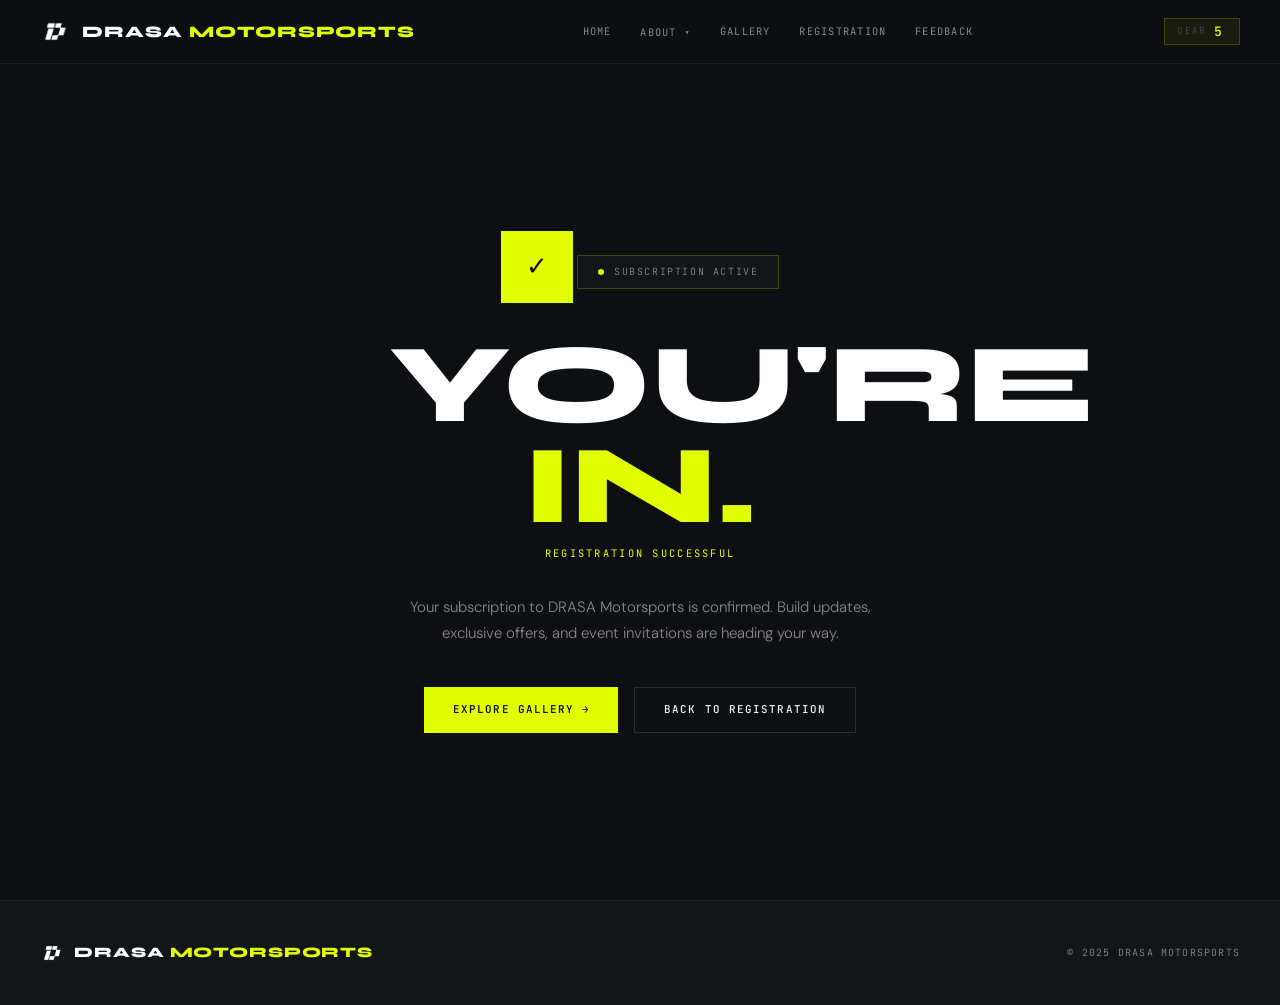
<file: Confirmation.html>
<!doctype html>
<html lang="en">
  <head>
    <meta charset="UTF-8" />
    <meta name="viewport" content="width=device-width, initial-scale=1.0" />
    <title>DRASA Motorsports — Confirmed</title>
    <link rel="icon" type="image/png" href="img/drasa.png" />
    <link rel="stylesheet" href="drasa.css" />
    <style>
      .c-badge {
        display: inline-flex;
        align-items: center;
        gap: 0.65rem;
        padding: 0.5rem 1.25rem;
        background: var(--surf);
        border: 1px solid rgba(226, 255, 0, 0.2);
        margin-bottom: 2rem;
      }
      .c-dot {
        width: 6px;
        height: 6px;
        border-radius: 50%;
        background: var(--lime);
        flex-shrink: 0;
      }
      .c-badge-txt {
        font-family: var(--f-data);
        font-size: 0.62rem;
        font-weight: 300;
        letter-spacing: 0.16em;
        text-transform: uppercase;
        color: var(--muted);
      }
    </style>
  </head>
  <body>
    <nav class="site-nav">
      <a href="Index.html" class="nav-brand"
        ><img src="img/drasa.png" alt="DRASA" class="nav-logo" /><span
          class="nav-name"
          >DRASA <span class="l">Motorsports</span></span
        ></a
      >
      <div class="nav-links">
        <a href="Index.html" class="nav-link">Home</a>
        <div class="nav-dd">
          <button class="nav-btn">About ▾</button>
          <div class="dd-panel">
            <a href="Aboutus.html" class="dd-link">About DRASA</a
            ><a href="Site.html" class="dd-link">Site Documentation</a>
          </div>
        </div>
        <a href="Gallery.html" class="nav-link">Gallery</a
        ><a href="Registration.html" class="nav-link">Registration</a
        ><a href="Feedback.html" class="nav-link">Feedback</a>
      </div>
      <div class="gear-hud">
        <span class="gear-hud-lbl">Gear</span
        ><span class="gear-hud-val">5</span>
      </div>
    </nav>
    <div class="page-wrap">
      <div class="confirm-wrap">
        <div class="confirm-box">
          <div class="confirm-ico">✓</div>
          <div class="c-badge">
            <div class="c-dot"></div>
            <span class="c-badge-txt">Subscription Active</span>
          </div>
          <h1>You're <span class="l">In.</span></h1>
          <span class="confirm-tag">Registration Successful</span>
          <p class="confirm-body">
            Your subscription to DRASA Motorsports is confirmed. Build updates,
            exclusive offers, and event invitations are heading your way.
          </p>
          <div class="confirm-acts">
            <a href="Gallery.html" class="btn btn-lime"
              >Explore Gallery <span class="arr">→</span></a
            ><a href="Registration.html" class="btn btn-ghost"
              >Back to Registration</a
            >
          </div>
        </div>
      </div>
      <footer class="site-footer">
        <div class="footer-brand">
          <img
            src="img/drasa.png"
            alt=""
            class="footer-logo"
            aria-hidden="true"
          /><span class="footer-name"
            >DRASA <span class="l">Motorsports</span></span
          >
        </div>
        <span class="footer-txt">© 2025 DRASA Motorsports</span>
      </footer>
    </div>
  </body>
</html>
</file>
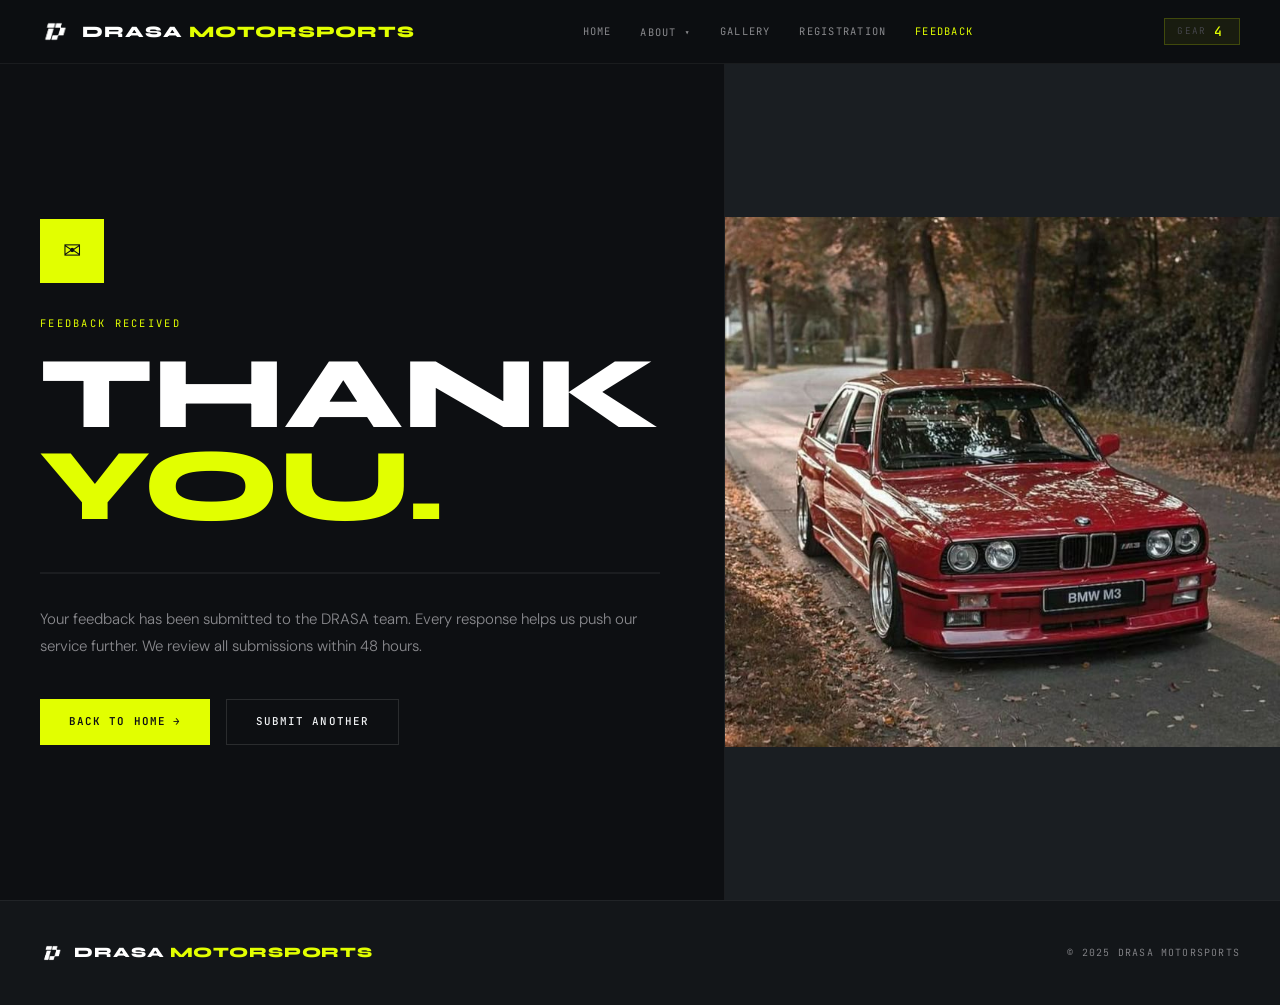
<file: FeedBack-Confirmation.html>
<!doctype html>
<html lang="en">
  <head>
    <meta charset="UTF-8" />
    <meta name="viewport" content="width=device-width, initial-scale=1.0" />
    <title>DRASA Motorsports — Feedback Received</title>
    <link rel="icon" type="image/png" href="img/drasa.png" />
    <link rel="stylesheet" href="drasa.css" />
    <style>
      .fbc-grid {
        display: grid;
        grid-template-columns: 1fr 1fr;
        min-height: calc(100vh - var(--nav-h));
      }
      .fbc-left {
        display: flex;
        flex-direction: column;
        justify-content: center;
        padding: 5rem 4rem 5rem 2.5rem;
        border-right: 1px solid var(--border);
      }
      .fbc-left h1 {
        font-family: var(--f-display);
        font-weight: 800;
        font-size: clamp(3.5rem, 8vw, 7rem);
        text-transform: uppercase;
        line-height: 0.9;
        color: var(--white);
        margin-bottom: 0.5rem;
      }
      .fbc-left h1 .l {
        color: var(--lime);
      }
      .scan-bar {
        width: 100%;
        height: 2px;
        background: var(--border);
        position: relative;
        overflow: hidden;
        margin: 2rem 0;
      }
      .scan-fill {
        position: absolute;
        top: 0;
        left: -30%;
        width: 30%;
        height: 100%;
        background: var(--lime);
        animation: scan 2.5s ease-in-out infinite;
      }
      @keyframes scan {
        from {
          left: -30%;
        }
        to {
          left: 130%;
        }
      }
      .fbc-right {
        position: relative;
        overflow: hidden;
        background: var(--raised);
        display: grid;
        place-items: center;
      }
      .fbc-right img {
        width: auto;
        height: auto;
      }
      @media (max-width: 768px) {
        .fbc-grid {
          grid-template-columns: 1fr;
        }
        .fbc-left {
          padding: 3.5rem 1.25rem;
          border-right: none;
          border-bottom: 1px solid var(--border);
        }
        .fbc-right {
          height: 300px;
        }
      }
    </style>
  </head>
  <body>
    <nav class="site-nav">
      <a href="Index.html" class="nav-brand"
        ><img src="img/drasa.png" alt="DRASA" class="nav-logo" /><span
          class="nav-name"
          >DRASA <span class="l">Motorsports</span></span
        ></a
      >
      <div class="nav-links">
        <a href="Index.html" class="nav-link">Home</a>
        <div class="nav-dd">
          <button class="nav-btn">About ▾</button>
          <div class="dd-panel">
            <a href="Aboutus.html" class="dd-link">About DRASA</a
            ><a href="Site.html" class="dd-link">Site Documentation</a>
          </div>
        </div>
        <a href="Gallery.html" class="nav-link">Gallery</a
        ><a href="Registration.html" class="nav-link">Registration</a
        ><a href="Feedback.html" class="nav-link active">Feedback</a>
      </div>
      <div class="gear-hud">
        <span class="gear-hud-lbl">Gear</span
        ><span class="gear-hud-val">4</span>
      </div>
    </nav>
    <div class="page-wrap">
      <div class="fbc-grid">
        <div class="fbc-left">
          <div
            class="confirm-ico"
            style="
              margin: 0 0 2rem;
              width: 64px;
              height: 64px;
              font-size: 1.4rem;
            "
          >
            ✉
          </div>
          <span class="confirm-tag" style="display: block; margin-bottom: 1rem"
            >Feedback Received</span
          >
          <h1>Thank<br /><span class="l">You.</span></h1>
          <div class="scan-bar"><div class="scan-fill"></div></div>
          <p class="confirm-body" style="text-align: left">
            Your feedback has been submitted to the DRASA team. Every response
            helps us push our service further. We review all submissions within
            48 hours.
          </p>
          <div class="confirm-acts" style="justify-content: flex-start">
            <a href="Index.html" class="btn btn-lime"
              >Back to Home <span class="arr">→</span></a
            ><a href="Feedback.html" class="btn btn-ghost">Submit Another</a>
          </div>
        </div>
        <div class="fbc-right">
          <img
            src="img/e30.jpg"
            alt="High-speed automotive footage"
            loading="eager"
          />
        </div>
      </div>
      <footer class="site-footer">
        <div class="footer-brand">
          <img
            src="img/drasa.png"
            alt=""
            class="footer-logo"
            aria-hidden="true"
          /><span class="footer-name"
            >DRASA <span class="l">Motorsports</span></span
          >
        </div>
        <span class="footer-txt">© 2025 DRASA Motorsports</span>
      </footer>
    </div>
  </body>
</html>
</file>
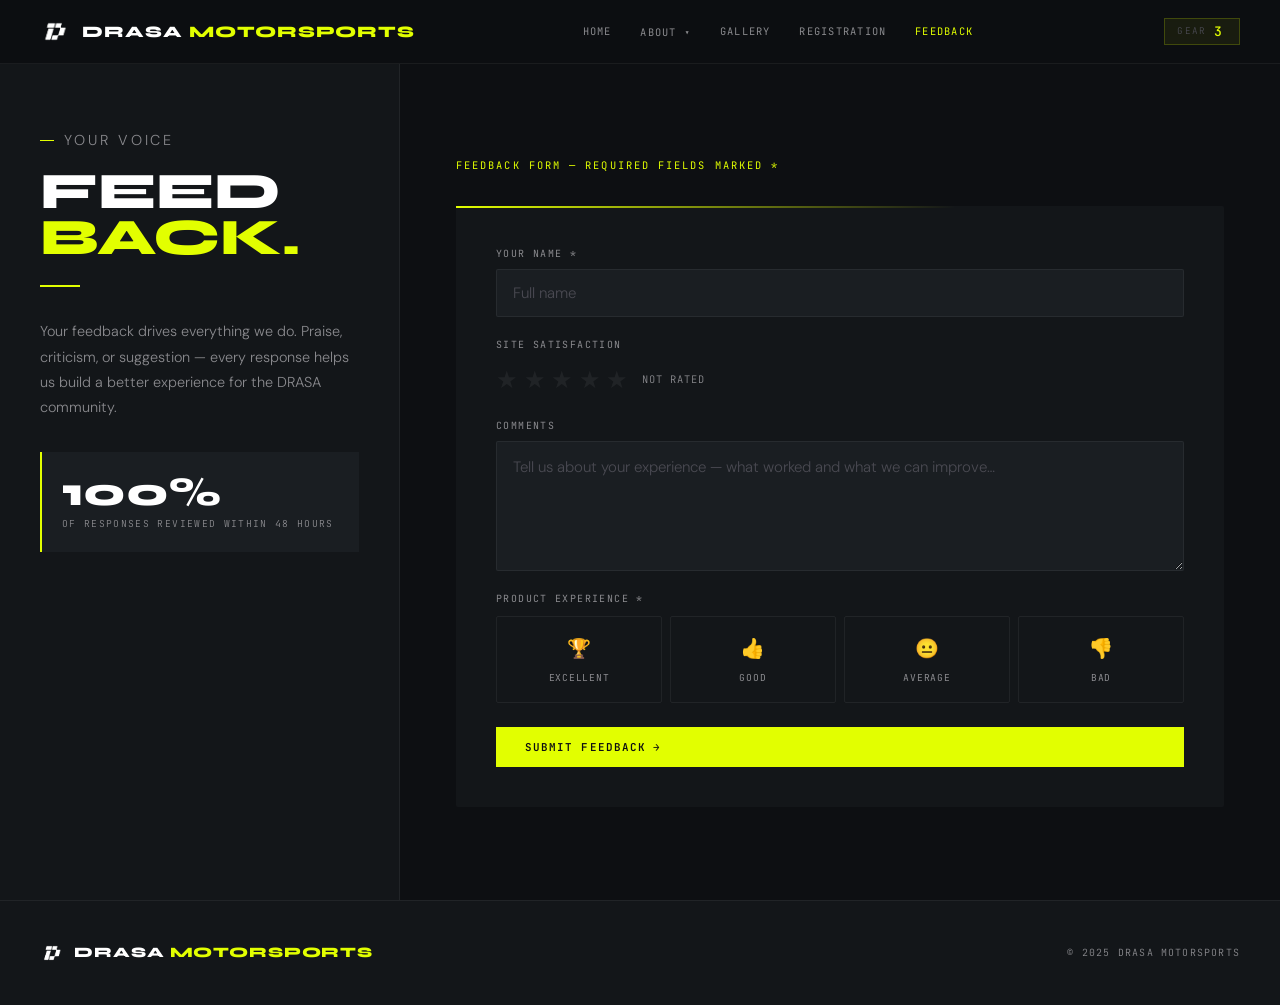
<file: Feedback.html>
<!doctype html>
<html lang="en">
  <head>
    <meta charset="UTF-8" />
    <meta name="viewport" content="width=device-width, initial-scale=1.0" />
    <title>DRASA Motorsports — Feedback</title>
    <link rel="icon" type="image/png" href="img/drasa.png" />
    <link rel="stylesheet" href="drasa.css" />
    <style>
      .fb-layout {
        display: grid;
        grid-template-columns: 400px 1fr;
        min-height: calc(100vh - var(--nav-h));
      }
      .fb-side {
        border-right: 1px solid var(--border);
        padding: 4rem 2.5rem;
        display: flex;
        flex-direction: column;
        gap: 2rem;
        background: var(--surf);
      }
      .fb-side h2 {
        font-family: var(--f-display);
        font-weight: 800;
        font-size: clamp(2.5rem, 4vw, 3.5rem);
        text-transform: uppercase;
        line-height: 0.9;
        color: var(--white);
      }
      .fb-side h2 .l {
        color: var(--lime);
      }
      .fb-side p {
        font-family: var(--f-body);
        font-size: 0.9rem;
        font-weight: 300;
        color: var(--muted);
        line-height: 1.75;
      }
      .fb-stat {
        padding: 1.25rem;
        background: var(--raised);
        border-left: 2px solid var(--lime);
      }
      .fb-stat-num {
        font-family: var(--f-display);
        font-weight: 800;
        font-size: 2.5rem;
        color: var(--white);
        line-height: 1;
      }
      .fb-stat-lbl {
        font-family: var(--f-data);
        font-size: 0.6rem;
        font-weight: 300;
        letter-spacing: 0.14em;
        text-transform: uppercase;
        color: var(--muted);
        margin-top: 0.25rem;
      }
      .fb-main {
        padding: 4rem 3.5rem;
        display: flex;
        flex-direction: column;
        justify-content: center;
      }
      .fb-form-title {
        font-family: var(--f-data);
        font-size: 0.65rem;
        font-weight: 400;
        letter-spacing: 0.2em;
        text-transform: uppercase;
        color: var(--lime);
        margin-bottom: 2rem;
      }
      @media (max-width: 900px) {
        .fb-layout {
          grid-template-columns: 1fr;
        }
        .fb-side {
          border-right: none;
          border-bottom: 1px solid var(--border);
          padding: 3rem 1.25rem;
        }
        .fb-main {
          padding: 2.5rem 1.25rem 4rem;
        }
      }
    </style>
  </head>
  <body>
    <nav class="site-nav">
      <a href="Index.html" class="nav-brand"
        ><img src="img/drasa.png" alt="DRASA" class="nav-logo" /><span
          class="nav-name"
          >DRASA <span class="l">Motorsports</span></span
        ></a
      >
      <div class="nav-links">
        <a href="Index.html" class="nav-link">Home</a>
        <div class="nav-dd">
          <button class="nav-btn">About ▾</button>
          <div class="dd-panel">
            <a href="Aboutus.html" class="dd-link">About DRASA</a
            ><a href="Site.html" class="dd-link">Site Documentation</a>
          </div>
        </div>
        <a href="Gallery.html" class="nav-link">Gallery</a
        ><a href="Registration.html" class="nav-link">Registration</a
        ><a href="Feedback.html" class="nav-link active">Feedback</a>
      </div>
      <div class="gear-hud">
        <span class="gear-hud-lbl">Gear</span
        ><span class="gear-hud-val">3</span>
      </div>
    </nav>
    <div class="page-wrap">
      <div class="fb-layout">
        <aside class="fb-side">
          <div>
            <p class="kicker" style="margin-bottom: 1rem">Your Voice</p>
            <h2>Feed<br /><span class="l">back.</span></h2>
            <div class="rule-l" style="margin-top: 1.5rem"></div>
          </div>
          <p>
            Your feedback drives everything we do. Praise, criticism, or
            suggestion — every response helps us build a better experience for
            the DRASA community.
          </p>
          <div class="fb-stat">
            <div class="fb-stat-num">100%</div>
            <div class="fb-stat-lbl">of responses reviewed within 48 hours</div>
          </div>
        </aside>
        <main class="fb-main">
          <p class="fb-form-title">Feedback Form — Required fields marked *</p>
          <form
            name="fbForm"
            action="feedback-confirmation.html"
            method="GET"
            onsubmit="return validateFb();"
          >
            <div class="form-wrap">
              <div class="form-grid">
                <div class="fgroup">
                  <label class="flabel" for="fn">Your Name *</label
                  ><input
                    class="finput"
                    type="text"
                    id="fn"
                    name="fname"
                    placeholder="Full name"
                    required
                  />
                </div>
                <fieldset style="border: none; padding: 0">
                  <legend class="flabel" style="margin-bottom: 0.5rem">
                    Site Satisfaction
                  </legend>
                  <div class="star-row">
                    <span
                      class="star"
                      onclick="setR(1)"
                      tabindex="0"
                      role="button"
                      aria-label="1 star"
                      >★</span
                    >
                    <span
                      class="star"
                      onclick="setR(2)"
                      tabindex="0"
                      role="button"
                      aria-label="2 stars"
                      >★</span
                    >
                    <span
                      class="star"
                      onclick="setR(3)"
                      tabindex="0"
                      role="button"
                      aria-label="3 stars"
                      >★</span
                    >
                    <span
                      class="star"
                      onclick="setR(4)"
                      tabindex="0"
                      role="button"
                      aria-label="4 stars"
                      >★</span
                    >
                    <span
                      class="star"
                      onclick="setR(5)"
                      tabindex="0"
                      role="button"
                      aria-label="5 stars"
                      >★</span
                    >
                    <span class="star-lbl" id="rLbl" aria-live="polite"
                      >Not rated</span
                    >
                  </div>
                  <input type="hidden" name="satisfaction" id="rIn" />
                </fieldset>
                <div class="fgroup">
                  <label class="flabel" for="comment">Comments</label
                  ><textarea
                    class="ftextarea"
                    id="comment"
                    name="Comment"
                    placeholder="Tell us about your experience — what worked and what we can improve…"
                  ></textarea>
                </div>
                <fieldset style="border: none; padding: 0">
                  <legend class="flabel" style="margin-bottom: 0.5rem">
                    Product Experience *
                  </legend>
                  <div class="exp-grid">
                    <label class="exp-card" id="ec-ex"
                      ><input
                        type="radio"
                        name="Experience"
                        value="Excellent"
                        onchange="selExp('ec-ex')"
                      /><span class="exp-ico">🏆</span
                      ><span class="exp-lbl">Excellent</span></label
                    >
                    <label class="exp-card" id="ec-go"
                      ><input
                        type="radio"
                        name="Experience"
                        value="Good"
                        onchange="selExp('ec-go')"
                      /><span class="exp-ico">👍</span
                      ><span class="exp-lbl">Good</span></label
                    >
                    <label class="exp-card" id="ec-av"
                      ><input
                        type="radio"
                        name="Experience"
                        value="Average"
                        onchange="selExp('ec-av')"
                      /><span class="exp-ico">😐</span
                      ><span class="exp-lbl">Average</span></label
                    >
                    <label class="exp-card" id="ec-ba"
                      ><input
                        type="radio"
                        name="Experience"
                        value="Bad"
                        onchange="selExp('ec-ba')"
                      /><span class="exp-ico">👎</span
                      ><span class="exp-lbl">Bad</span></label
                    >
                  </div>
                </fieldset>
                <div style="margin-top: 0.25rem">
                  <button
                    type="submit"
                    class="btn btn-lime"
                    style="width: 100%"
                  >
                    Submit Feedback <span class="arr">→</span>
                  </button>
                </div>
              </div>
            </div>
          </form>
        </main>
      </div>
      <footer class="site-footer">
        <div class="footer-brand">
          <img
            src="img/drasa.png"
            alt=""
            class="footer-logo"
            aria-hidden="true"
          /><span class="footer-name"
            >DRASA <span class="l">Motorsports</span></span
          >
        </div>
        <span class="footer-txt">© 2025 DRASA Motorsports</span>
      </footer>
    </div>
    <script>
      const rl = ["", "Poor", "Fair", "Good", "Satisfactory", "Excellent"];
      function setR(v) {
        document.getElementById("rIn").value = v;
        document.getElementById("rLbl").textContent = rl[v];
        document
          .querySelectorAll(".star")
          .forEach((s, i) => s.classList.toggle("on", i < v));
      }
      function selExp(id) {
        document
          .querySelectorAll(".exp-card")
          .forEach((c) => c.classList.remove("on"));
        document.getElementById(id).classList.add("on");
      }
      function validateFb() {
        if (!document.getElementById("fn").value.trim()) {
          alert("Please enter your name.");
          return false;
        }
        if (!document.querySelector('input[name="Experience"]:checked')) {
          alert("Please rate your experience.");
          return false;
        }
        return true;
      }
    </script>
  </body>
</html>
</file>
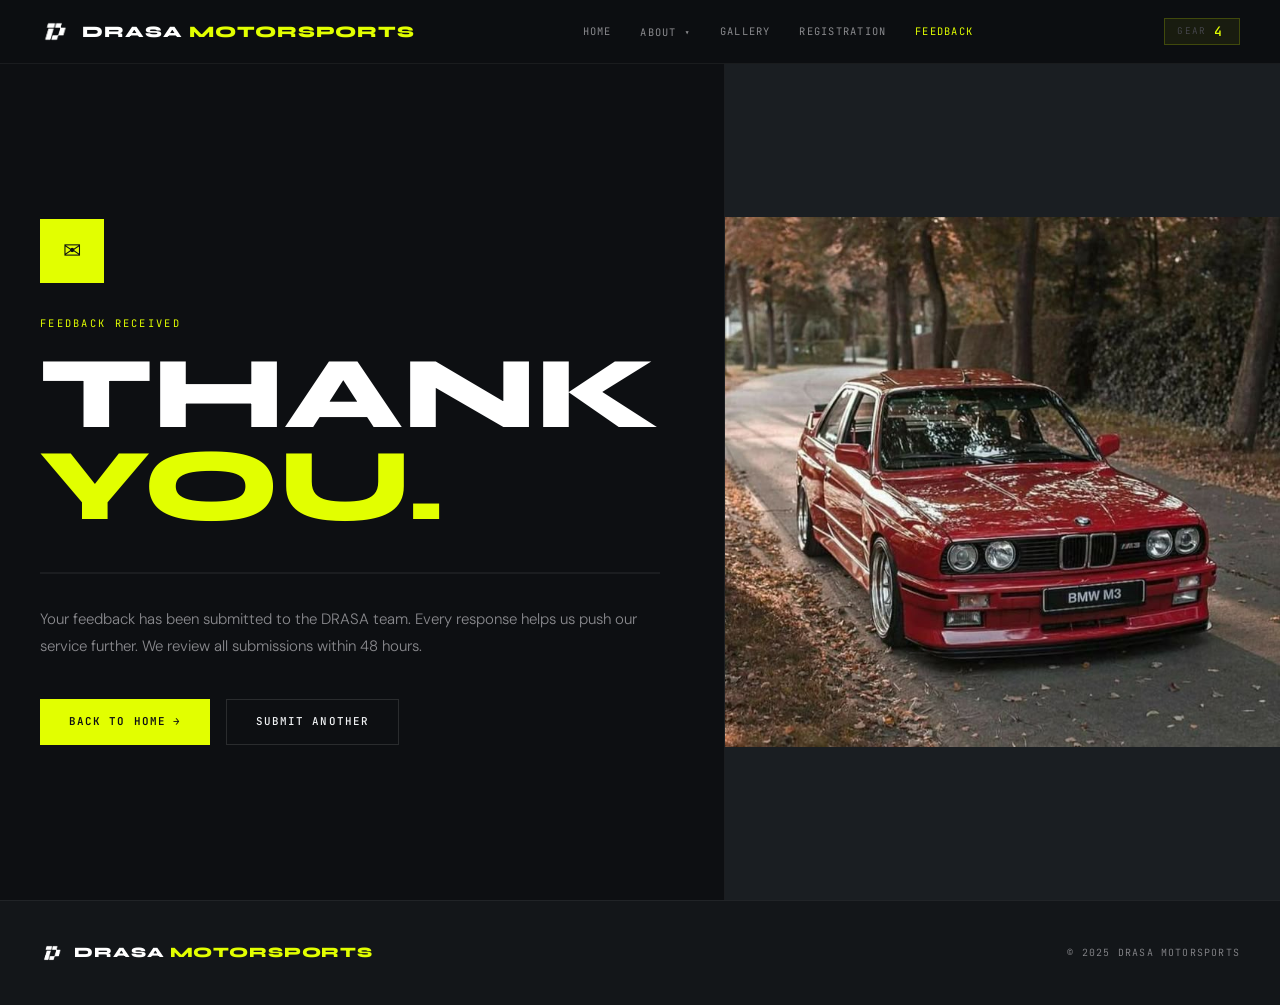
<file: FeedBack_Confirmation_Page.html>
<!doctype html>
<html lang="en">
  <head>
    <meta charset="UTF-8" />
    <meta name="viewport" content="width=device-width, initial-scale=1.0" />
    <title>DRASA Motorsports — Feedback Received</title>
    <link rel="icon" type="image/png" href="drasa.png" />
    <link rel="stylesheet" href="drasa.css" />
    <style>
      .fbc-grid {
        display: grid;
        grid-template-columns: 1fr 1fr;
        min-height: calc(100vh - var(--nav-h));
      }
      .fbc-left {
        display: flex;
        flex-direction: column;
        justify-content: center;
        padding: 5rem 4rem 5rem 2.5rem;
        border-right: 1px solid var(--border);
      }
      .fbc-left h1 {
        font-family: var(--f-display);
        font-weight: 800;
        font-size: clamp(3.5rem, 8vw, 7rem);
        text-transform: uppercase;
        line-height: 0.9;
        color: var(--white);
        margin-bottom: 0.5rem;
      }
      .fbc-left h1 .l {
        color: var(--lime);
      }
      .scan-bar {
        width: 100%;
        height: 2px;
        background: var(--border);
        position: relative;
        overflow: hidden;
        margin: 2rem 0;
      }
      .scan-fill {
        position: absolute;
        top: 0;
        left: -30%;
        width: 30%;
        height: 100%;
        background: var(--lime);
        animation: scan 2.5s ease-in-out infinite;
      }
      @keyframes scan {
        from {
          left: -30%;
        }
        to {
          left: 130%;
        }
      }
      .fbc-right {
        position: relative;
        overflow: hidden;
        background: var(--raised);
        display: grid;
        place-items: center;
      }
      .fbc-right img {
        width: auto;
        height: auto;
      }
      @media (max-width: 768px) {
        .fbc-grid {
          grid-template-columns: 1fr;
        }
        .fbc-left {
          padding: 3.5rem 1.25rem;
          border-right: none;
          border-bottom: 1px solid var(--border);
        }
        .fbc-right {
          height: 300px;
        }
      }
    </style>
  </head>
  <body>
    <nav class="site-nav">
      <a href="Index.html" class="nav-brand"
        ><img src="img/drasa.png" alt="DRASA" class="nav-logo" /><span
          class="nav-name"
          >DRASA <span class="l">Motorsports</span></span
        ></a
      >
      <div class="nav-links">
        <a href="Index.html" class="nav-link">Home</a>
        <div class="nav-dd">
          <button class="nav-btn">About ▾</button>
          <div class="dd-panel">
            <a href="Aboutus.html" class="dd-link">About DRASA</a
            ><a href="Site.html" class="dd-link">Site Documentation</a>
          </div>
        </div>
        <a href="Gallery.html" class="nav-link">Gallery</a
        ><a href="Registration.html" class="nav-link">Registration</a
        ><a href="Feedback.html" class="nav-link active">Feedback</a>
      </div>
      <div class="gear-hud">
        <span class="gear-hud-lbl">Gear</span
        ><span class="gear-hud-val">4</span>
      </div>
    </nav>
    <div class="page-wrap">
      <div class="fbc-grid">
        <div class="fbc-left">
          <div
            class="confirm-ico"
            style="
              margin: 0 0 2rem;
              width: 64px;
              height: 64px;
              font-size: 1.4rem;
            "
          >
            ✉
          </div>
          <span class="confirm-tag" style="display: block; margin-bottom: 1rem"
            >Feedback Received</span
          >
          <h1>Thank<br /><span class="l">You.</span></h1>
          <div class="scan-bar"><div class="scan-fill"></div></div>
          <p class="confirm-body" style="text-align: left">
            Your feedback has been submitted to the DRASA team. Every response
            helps us push our service further. We review all submissions within
            48 hours.
          </p>
          <div class="confirm-acts" style="justify-content: flex-start">
            <a href="Index.html" class="btn btn-lime"
              >Back to Home <span class="arr">→</span></a
            ><a href="Feedback.html" class="btn btn-ghost">Submit Another</a>
          </div>
        </div>
        <div class="fbc-right">
          <img
            src="img/e30.jpg"
            alt="High-speed automotive footage"
            loading="eager"
          />
        </div>
      </div>
      <footer class="site-footer">
        <div class="footer-brand">
          <img
            src="img/drasa.png"
            alt=""
            class="footer-logo"
            aria-hidden="true"
          /><span class="footer-name"
            >DRASA <span class="l">Motorsports</span></span
          >
        </div>
        <span class="footer-txt">© 2025 DRASA Motorsports</span>
      </footer>
    </div>
  </body>
</html>
</file>
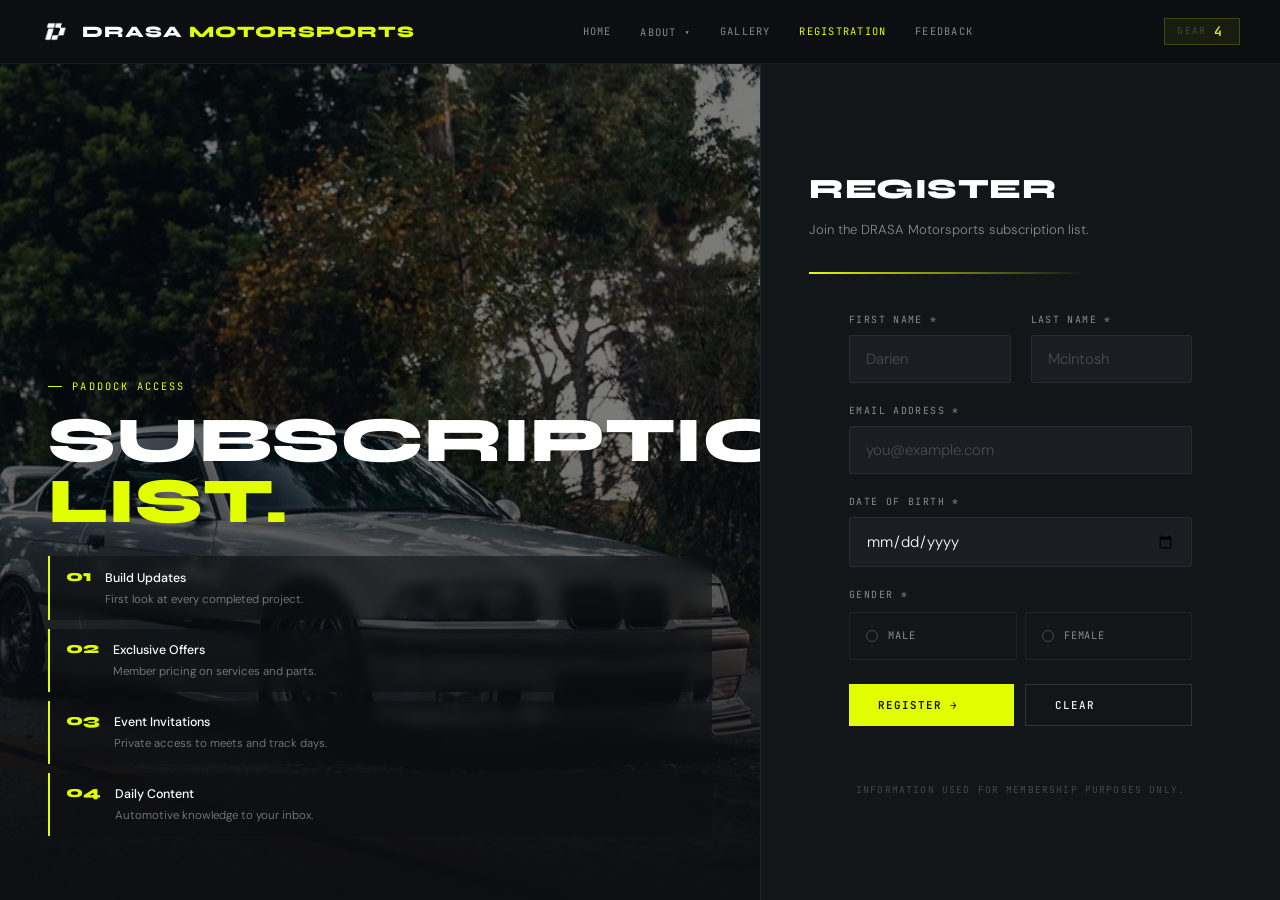
<file: Registration.html>
<!doctype html>
<html lang="en">
  <head>
    <meta charset="UTF-8" />
    <meta name="viewport" content="width=device-width, initial-scale=1.0" />
    <title>DRASA Motorsports — Registration</title>
    <link rel="icon" type="image/png" href="img/drasa.png" />
    <link rel="stylesheet" href="drasa.css" />
    <style>
      .reg-layout {
        display: grid;
        grid-template-columns: 1fr 520px;
        min-height: calc(100vh - var(--nav-h));
      }
      .reg-visual {
        position: relative;
        overflow: hidden;
      }
      .reg-visual img {
        width: 100%;
        height: 100%;
        object-fit: cover;
        filter: brightness(0.48);
        display: block;
      }
      .reg-vis-over {
        position: absolute;
        inset: 0;
        display: flex;
        flex-direction: column;
        justify-content: flex-end;
        padding: 4rem 3rem;
        background: linear-gradient(
          to top,
          rgba(13, 15, 18, 0.92) 0%,
          transparent 55%
        );
      }
      .reg-vis-over h2 {
        font-family: var(--f-display);
        font-weight: 800;
        font-size: clamp(2.5rem, 5vw, 4rem);
        text-transform: uppercase;
        line-height: 0.95;
        color: var(--white);
        margin-bottom: 1.5rem;
      }
      .reg-vis-over h2 .l {
        color: var(--lime);
      }
      .benefit-list {
        display: flex;
        flex-direction: column;
        gap: 0.55rem;
      }
      .benefit {
        display: flex;
        align-items: flex-start;
        gap: 0.85rem;
        padding: 0.72rem 1rem;
        background: rgba(13, 15, 18, 0.55);
        border-left: 2px solid var(--lime);
        backdrop-filter: blur(6px);
      }
      .bnum {
        font-family: var(--f-display);
        font-size: 1rem;
        font-weight: 800;
        color: var(--lime);
        line-height: 1;
        flex-shrink: 0;
      }
      .btext h4 {
        font-family: var(--f-body);
        font-size: 0.78rem;
        font-weight: 500;
        color: var(--white);
        margin-bottom: 0.15rem;
      }
      .btext p {
        font-family: var(--f-body);
        font-size: 0.72rem;
        font-weight: 300;
        color: rgba(240, 242, 244, 0.5);
        line-height: 1.5;
      }
      .reg-form {
        padding: 4rem 3rem;
        background: var(--surf);
        border-left: 1px solid var(--border);
        display: flex;
        flex-direction: column;
        justify-content: center;
      }
      .frm-hdr {
        margin-bottom: 2rem;
      }
      .frm-hdr h2 {
        font-family: var(--f-display);
        font-size: 1.75rem;
        font-weight: 800;
        text-transform: uppercase;
        letter-spacing: 0.02em;
        color: var(--white);
        margin-bottom: 0.4rem;
      }
      .frm-hdr p {
        font-family: var(--f-body);
        font-size: 0.82rem;
        font-weight: 300;
        color: var(--muted);
      }
      @media (max-width: 1024px) {
        .reg-layout {
          grid-template-columns: 1fr;
        }
        .reg-visual {
          height: 420px;
        }
        .reg-form {
          padding: 2.5rem 1.25rem 4rem;
        }
      }
    </style>
  </head>
  <body>
    <nav class="site-nav">
      <a href="Index.html" class="nav-brand"
        ><img src="img/drasa.png" alt="DRASA" class="nav-logo" /><span
          class="nav-name"
          >DRASA <span class="l">Motorsports</span></span
        ></a
      >
      <div class="nav-links">
        <a href="Index.html" class="nav-link">Home</a>
        <div class="nav-dd">
          <button class="nav-btn">About ▾</button>
          <div class="dd-panel">
            <a href="Aboutus.html" class="dd-link">About DRASA</a
            ><a href="Site.html" class="dd-link">Site Documentation</a>
          </div>
        </div>
        <a href="Gallery.html" class="nav-link">Gallery</a
        ><a href="Registration.html" class="nav-link active">Registration</a
        ><a href="Feedback.html" class="nav-link">Feedback</a>
      </div>
      <div class="gear-hud">
        <span class="gear-hud-lbl">Gear</span
        ><span class="gear-hud-val">4</span>
      </div>
    </nav>
    <div class="page-wrap">
      <div class="reg-layout">
        <div class="reg-visual">
          <img src="img/e36.jpg" alt="BMW E36" loading="eager" />
          <div class="reg-vis-over">
            <p class="kicker" style="margin-bottom: 1rem">Paddock Access</p>
            <h2>Subscription<br /><span class="l">List.</span></h2>
            <div class="benefit-list">
              <div class="benefit">
                <span class="bnum">01</span>
                <div class="btext">
                  <h4>Build Updates</h4>
                  <p>First look at every completed project.</p>
                </div>
              </div>
              <div class="benefit">
                <span class="bnum">02</span>
                <div class="btext">
                  <h4>Exclusive Offers</h4>
                  <p>Member pricing on services and parts.</p>
                </div>
              </div>
              <div class="benefit">
                <span class="bnum">03</span>
                <div class="btext">
                  <h4>Event Invitations</h4>
                  <p>Private access to meets and track days.</p>
                </div>
              </div>
              <div class="benefit">
                <span class="bnum">04</span>
                <div class="btext">
                  <h4>Daily Content</h4>
                  <p>Automotive knowledge to your inbox.</p>
                </div>
              </div>
            </div>
          </div>
        </div>
        <div class="reg-form">
          <div class="frm-hdr">
            <h2>Register</h2>
            <p>Join the DRASA Motorsports subscription list.</p>
          </div>
          <form
            method="GET"
            action="Confirmation.html"
            onsubmit="return validateReg();"
            novalidate
          >
            <div class="form-wrap">
              <div class="form-grid">
                <div class="form-grid form-2">
                  <div class="fgroup">
                    <label class="flabel" for="fn">First Name *</label
                    ><input
                      class="finput"
                      type="text"
                      id="fn"
                      name="fname"
                      placeholder="Darien"
                      autocomplete="given-name"
                      required
                    />
                  </div>
                  <div class="fgroup">
                    <label class="flabel" for="ln">Last Name *</label
                    ><input
                      class="finput"
                      type="text"
                      id="ln"
                      name="lname"
                      placeholder="McIntosh"
                      autocomplete="family-name"
                      required
                    />
                  </div>
                </div>
                <div class="fgroup">
                  <label class="flabel" for="em">Email Address *</label
                  ><input
                    class="finput"
                    type="email"
                    id="em"
                    name="email"
                    placeholder="you@example.com"
                    autocomplete="email"
                    required
                  />
                </div>
                <div class="fgroup">
                  <label class="flabel" for="dob">Date of Birth *</label
                  ><input
                    class="finput"
                    type="date"
                    id="dob"
                    name="dob"
                    required
                  />
                </div>
                <fieldset style="border: none; padding: 0">
                  <legend class="flabel" style="margin-bottom: 0.5rem">
                    Gender *
                  </legend>
                  <div class="choice-grid">
                    <label class="choice-tile" id="tm"
                      ><input
                        type="radio"
                        name="gender"
                        value="Male"
                        onchange="selT('tm', 'tf')"
                      />
                      <div class="tile-dot"></div>
                      <span class="tile-text">Male</span></label
                    >
                    <label class="choice-tile" id="tf"
                      ><input
                        type="radio"
                        name="gender"
                        value="Female"
                        onchange="selT('tf', 'tm')"
                      />
                      <div class="tile-dot"></div>
                      <span class="tile-text">Female</span></label
                    >
                  </div>
                </fieldset>
                <div
                  style="
                    display: flex;
                    gap: 0.65rem;
                    flex-wrap: wrap;
                    margin-top: 0.25rem;
                  "
                >
                  <button type="submit" class="btn btn-lime" style="flex: 1">
                    Register <span class="arr">→</span>
                  </button>
                  <button
                    type="reset"
                    class="btn btn-ghost"
                    onclick="resetT()"
                    style="flex: 1"
                  >
                    Clear
                  </button>
                </div>
              </div>
            </div>
          </form>
          <p
            style="
              font-family: var(--f-data);
              font-size: 0.6rem;
              font-weight: 300;
              letter-spacing: 0.12em;
              text-transform: uppercase;
              color: var(--dim);
              margin-top: 1rem;
              text-align: center;
            "
          >
            Information used for membership purposes only.
          </p>
        </div>
      </div>
    </div>
    <script>
      function selT(on, off) {
        document.getElementById(on).classList.add("on");
        document.getElementById(off).classList.remove("on");
      }
      function resetT() {
        document
          .querySelectorAll(".choice-tile")
          .forEach((t) => t.classList.remove("on"));
      }
      function validateReg() {
        const f = [
          { id: "fn", m: "Please enter your first name." },
          { id: "ln", m: "Please enter your last name." },
          { id: "em", m: "Please enter your email." },
          { id: "dob", m: "Please enter your date of birth." },
        ];
        for (const x of f) {
          const el = document.getElementById(x.id);
          if (!el.value.trim()) {
            el.focus();
            alert(x.m);
            return false;
          }
        }
        if (!document.querySelector('input[name="gender"]:checked')) {
          alert("Please select a gender.");
          return false;
        }
        return confirm("Confirm your DRASA Motorsports subscription?");
      }
    </script>
  </body>
</html>
</file>
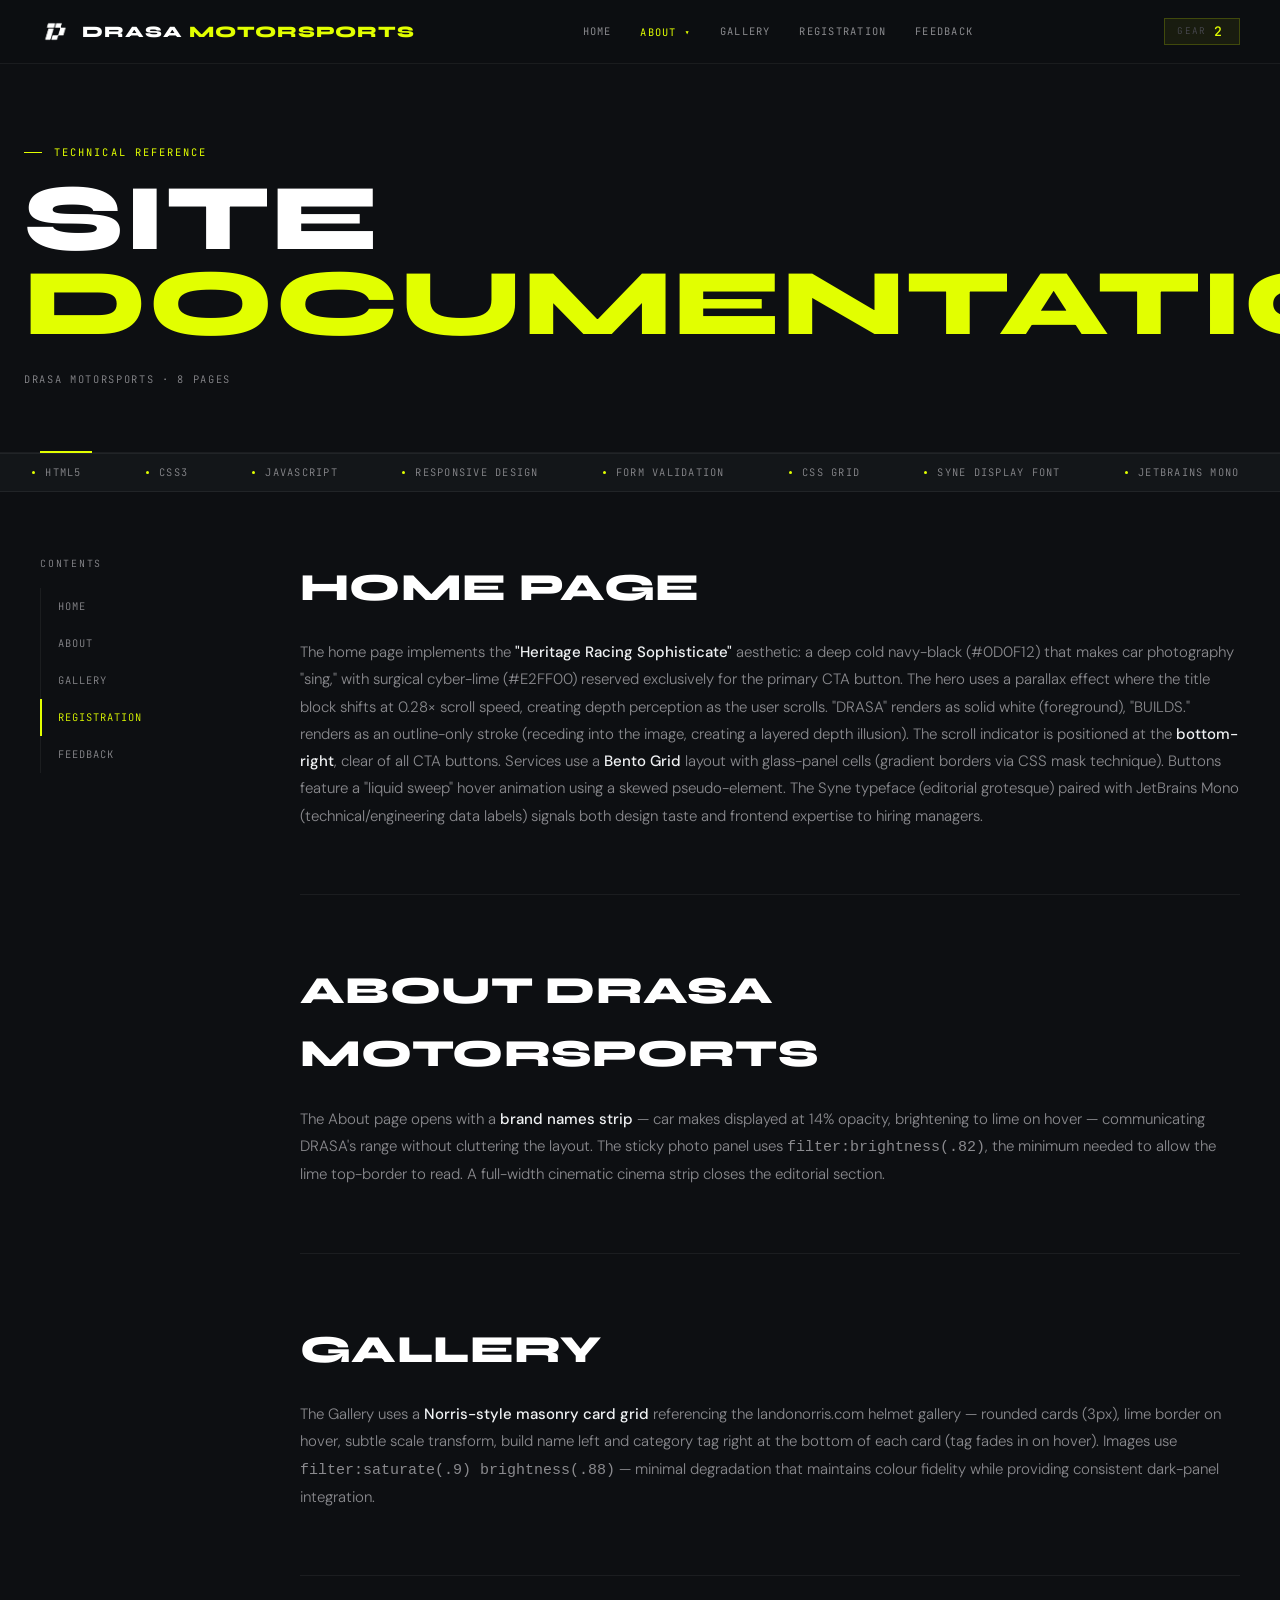
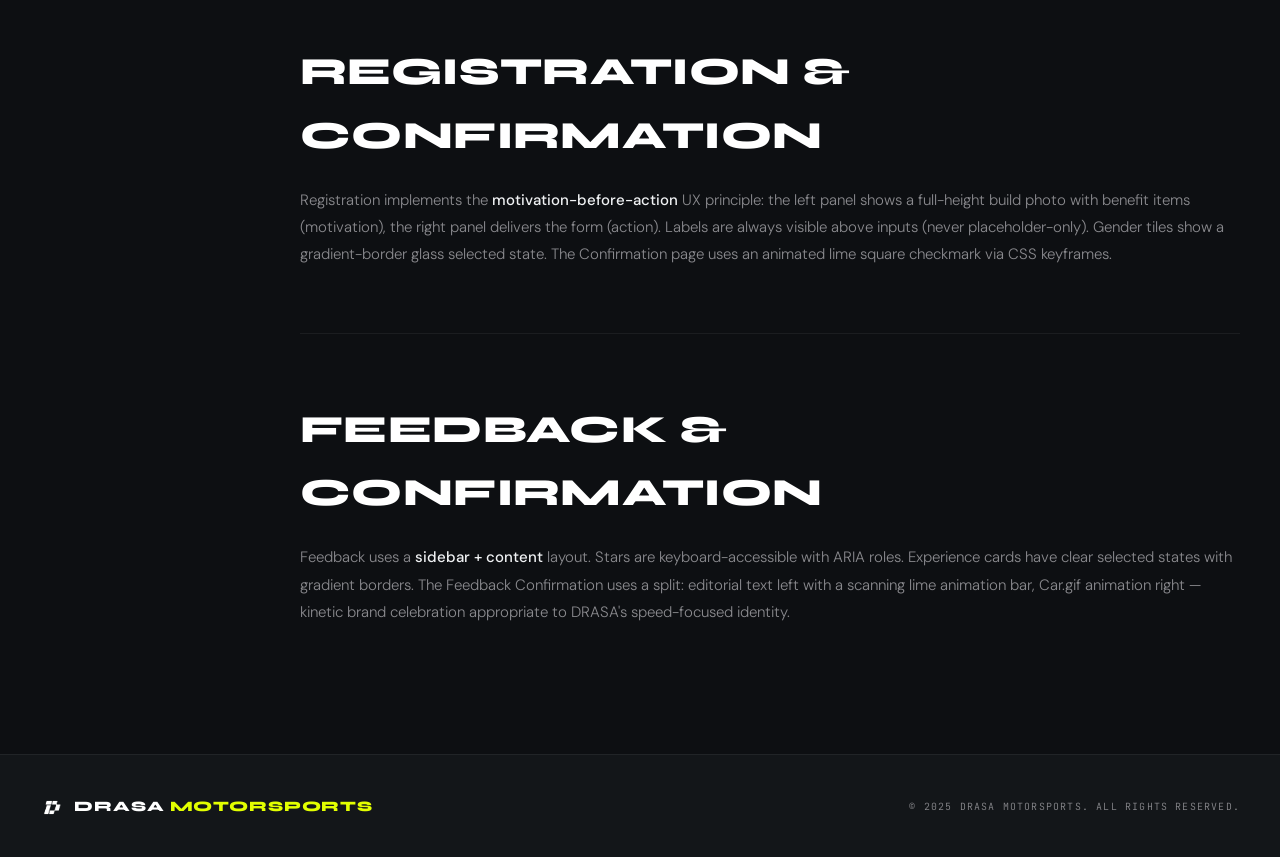
<file: Site.html>
<!doctype html>
<html lang="en">
  <head>
    <meta charset="UTF-8" />
    <meta name="viewport" content="width=device-width, initial-scale=1.0" />
    <title>DRASA Motorsports — Site Documentation</title>
    <link rel="icon" type="image/png" href="img/drasa.png" />
    <link rel="stylesheet" href="drasa.css" />
  </head>
  <body>
    <nav class="site-nav">
      <a href="Index.html" class="nav-brand"
        ><img src="img/drasa.png" alt="DRASA" class="nav-logo" /><span
          class="nav-name"
          >DRASA <span class="l">Motorsports</span></span
        ></a
      >
      <div class="nav-links">
        <a href="Index.html" class="nav-link">Home</a>
        <div class="nav-dd">
          <button class="nav-btn" style="color: var(--lime)">About ▾</button>
          <div class="dd-panel">
            <a href="Aboutus.html" class="dd-link">About DRASA</a
            ><a href="Site.html" class="dd-link" style="color: var(--lime)"
              >Site Documentation</a
            >
          </div>
        </div>
        <a href="Gallery.html" class="nav-link">Gallery</a
        ><a href="Registration.html" class="nav-link">Registration</a
        ><a href="Feedback.html" class="nav-link">Feedback</a>
      </div>
      <div class="gear-hud">
        <span class="gear-hud-lbl">Gear</span
        ><span class="gear-hud-val">2</span>
      </div>
    </nav>
    <div class="page-wrap">
      <div class="page-header">
        <p class="page-kicker">Technical Reference</p>
        <h1>Site <span class="l">Documentation</span></h1>
        <p class="page-meta">DRASA Motorsports · 8 Pages</p>
      </div>
      <div class="ticker" aria-hidden="true">
        <div class="ticker-track">
          <div class="ticker-item">
            <div class="t-dot"></div>
            <span>HTML5</span>
          </div>
          <div class="ticker-item">
            <div class="t-dot"></div>
            <span>CSS3</span>
          </div>
          <div class="ticker-item">
            <div class="t-dot"></div>
            <span>JavaScript</span>
          </div>
          <div class="ticker-item">
            <div class="t-dot"></div>
            <span>Responsive Design</span>
          </div>
          <div class="ticker-item">
            <div class="t-dot"></div>
            <span>Form Validation</span>
          </div>
          <div class="ticker-item">
            <div class="t-dot"></div>
            <span>CSS Grid</span>
          </div>
          <div class="ticker-item">
            <div class="t-dot"></div>
            <span>Syne Display Font</span>
          </div>
          <div class="ticker-item">
            <div class="t-dot"></div>
            <span>JetBrains Mono</span>
          </div>
          <div class="ticker-item">
            <div class="t-dot"></div>
            <span>Parallax Hero</span>
          </div>
          <div class="ticker-item">
            <div class="t-dot"></div>
            <span>Bento Grid</span>
          </div>
          <div class="ticker-item">
            <div class="t-dot"></div>
            <span>Glass Panels</span>
          </div>
          <div class="ticker-item">
            <div class="t-dot"></div>
            <span>HTML5</span>
          </div>
          <div class="ticker-item">
            <div class="t-dot"></div>
            <span>CSS3</span>
          </div>
          <div class="ticker-item">
            <div class="t-dot"></div>
            <span>JavaScript</span>
          </div>
          <div class="ticker-item">
            <div class="t-dot"></div>
            <span>Responsive Design</span>
          </div>
          <div class="ticker-item">
            <div class="t-dot"></div>
            <span>Form Validation</span>
          </div>
          <div class="ticker-item">
            <div class="t-dot"></div>
            <span>CSS Grid</span>
          </div>
          <div class="ticker-item">
            <div class="t-dot"></div>
            <span>Syne Display Font</span>
          </div>
          <div class="ticker-item">
            <div class="t-dot"></div>
            <span>JetBrains Mono</span>
          </div>
          <div class="ticker-item">
            <div class="t-dot"></div>
            <span>Parallax Hero</span>
          </div>
          <div class="ticker-item">
            <div class="t-dot"></div>
            <span>Bento Grid</span>
          </div>
          <div class="ticker-item">
            <div class="t-dot"></div>
            <span>Glass Panels</span>
          </div>
        </div>
      </div>
      <div class="doc-layout">
        <aside class="doc-toc">
          <span class="toc-lbl">Contents</span>
          <ul class="toc-list" id="toc">
            <li><a href="#home" class="on">Home</a></li>
            <li><a href="#about">About</a></li>
            <li><a href="#gallery">Gallery</a></li>
            <li><a href="#registration">Registration</a></li>
            <li><a href="#feedback">Feedback</a></li>
          </ul>
        </aside>
        <div>
          <div class="doc-entry" id="home">
            <h2>Home Page</h2>
            <p>
              The home page implements the
              <strong>"Heritage Racing Sophisticate"</strong> aesthetic: a deep
              cold navy-black (#0D0F12) that makes car photography "sing," with
              surgical cyber-lime (#E2FF00) reserved exclusively for the primary
              CTA button. The hero uses a parallax effect where the title block
              shifts at 0.28× scroll speed, creating depth perception as the
              user scrolls. "DRASA" renders as solid white (foreground),
              "BUILDS." renders as an outline-only stroke (receding into the
              image, creating a layered depth illusion). The scroll indicator is
              positioned at the <strong>bottom-right</strong>, clear of all CTA
              buttons. Services use a <strong>Bento Grid</strong> layout with
              glass-panel cells (gradient borders via CSS mask technique).
              Buttons feature a "liquid sweep" hover animation using a skewed
              pseudo-element. The Syne typeface (editorial grotesque) paired
              with JetBrains Mono (technical/engineering data labels) signals
              both design taste and frontend expertise to hiring managers.
            </p>
          </div>
          <div class="doc-entry" id="about">
            <h2>About DRASA Motorsports</h2>
            <p>
              The About page opens with a <strong>brand names strip</strong> —
              car makes displayed at 14% opacity, brightening to lime on hover —
              communicating DRASA's range without cluttering the layout. The
              sticky photo panel uses <code>filter:brightness(.82)</code>, the
              minimum needed to allow the lime top-border to read. A full-width
              cinematic cinema strip closes the editorial section.
            </p>
          </div>
          <div class="doc-entry" id="gallery">
            <h2>Gallery</h2>
            <p>
              The Gallery uses a
              <strong>Norris-style masonry card grid</strong> referencing the
              landonorris.com helmet gallery — rounded cards (3px), lime border
              on hover, subtle scale transform, build name left and category tag
              right at the bottom of each card (tag fades in on hover). Images
              use <code>filter:saturate(.9) brightness(.88)</code> — minimal
              degradation that maintains colour fidelity while providing
              consistent dark-panel integration.
            </p>
          </div>
          <div class="doc-entry" id="registration">
            <h2>Registration &amp; Confirmation</h2>
            <p>
              Registration implements the
              <strong>motivation-before-action</strong> UX principle: the left
              panel shows a full-height build photo with benefit items
              (motivation), the right panel delivers the form (action). Labels
              are always visible above inputs (never placeholder-only). Gender
              tiles show a gradient-border glass selected state. The
              Confirmation page uses an animated lime square checkmark via CSS
              keyframes.
            </p>
          </div>
          <div class="doc-entry" id="feedback">
            <h2>Feedback &amp; Confirmation</h2>
            <p>
              Feedback uses a <strong>sidebar + content</strong> layout. Stars
              are keyboard-accessible with ARIA roles. Experience cards have
              clear selected states with gradient borders. The Feedback
              Confirmation uses a split: editorial text left with a scanning
              lime animation bar, Car.gif animation right — kinetic brand
              celebration appropriate to DRASA's speed-focused identity.
            </p>
          </div>
        </div>
      </div>
      <footer class="site-footer">
        <div class="footer-brand">
          <img
            src="img/drasa.png"
            alt=""
            class="footer-logo"
            aria-hidden="true"
          /><span class="footer-name"
            >DRASA <span class="l">Motorsports</span></span
          >
        </div>
        <span class="footer-txt"
          >© 2025 DRASA Motorsports. All rights reserved.</span
        >
      </footer>
    </div>
    <script>
      const secs = document.querySelectorAll(".doc-entry"),
        lnks = document.querySelectorAll("#toc a");
      const obs = new IntersectionObserver(
        (es) =>
          es.forEach((e) => {
            if (e.isIntersecting) {
              const id = e.target.id;
              lnks.forEach((l) =>
                l.classList.toggle("on", l.getAttribute("href") === "#" + id),
              );
            }
          }),
        { threshold: 0.35, rootMargin: "-80px 0px -55% 0px" },
      );
      secs.forEach((s) => obs.observe(s));
    </script>
  </body>
</html>
</file>
<file: drasa.css>
/*
 * DRASA MOTORSPORTS — Heritage Racing Sophisticate
 * "Stealth & Slate" Palette + Surgical Cyber Lime
 *
 * Fonts
 *   Syne 700-800       → display / hero (wide, editorial, premium grotesque)
 *   JetBrains Mono     → data labels, nav items, kickers (coding × engineering)
 *   DM Sans 300-500    → body, descriptions
 *
 * Palette
 *   #0D0F12  bg (cold navy-black — car reds "sing" against this)
 *   #131619  surface
 *   #1A1E22  raised
 *   #1F2428  panel
 *   #E2FF00  cyber-lime — CTA ONLY, surgical use
 *   #8A8A8E  muted labels
 *   #FFFFFF  headlines
 *   #F0F2F4  body text
 *
 * UI Language
 *   Gradient borders on glass panels (mask trick, no flat borders)
 *   Liquid button hover (skewed pseudo-element sweep)
 *   Parallax hero text via JS scroll
 *   Bento grid services
 */

@import url("https://fonts.googleapis.com/css2?family=Syne:wght@700;800&family=JetBrains+Mono:wght@300;400;500&family=DM+Sans:opsz,wght@9..40,300;9..40,400;9..40,500&display=swap");

/* ─── SCROLLBAR ─────────────────────────────────────────── */
::-webkit-scrollbar {
  width: 4px;
}
::-webkit-scrollbar-track {
  background: #0d0f12;
}
::-webkit-scrollbar-thumb {
  background: #e2ff00;
}
::-webkit-scrollbar-thumb:hover {
  background: #eeff44;
}
* {
  scrollbar-width: thin;
  scrollbar-color: #e2ff00 #0d0f12;
}

/* ─── TOKENS ─────────────────────────────────────────────── */
:root {
  /* colours */
  --bg: #0d0f12;
  --surf: #131619;
  --raised: #1a1e22;
  --panel: #1f2428;
  --lime: #e2ff00; /* SURGICAL — primary CTA only */
  --lime-hi: #eeff44;
  --lime-dk: #bcda00;
  --lime-glow: rgba(226, 255, 0, 0.18);
  --lime-dim: rgba(226, 255, 0, 0.06);
  --white: #ffffff;
  --offwhite: #f0f2f4;
  --muted: #8a8a8e;
  --dim: #4a4a52;
  --border: rgba(255, 255, 255, 0.06);
  --border-hi: rgba(255, 255, 255, 0.12);

  /* type */
  --f-display: "Syne", sans-serif;
  --f-data: "JetBrains Mono", monospace;
  --f-body: "DM Sans", sans-serif;

  --nav-h: 64px;
  --max-w: 1320px;
}

/* ─── RESET ──────────────────────────────────────────────── */
*,
*::before,
*::after {
  box-sizing: border-box;
  margin: 0;
  padding: 0;
}
html {
  scroll-behavior: smooth;
  font-size: 16px;
  -webkit-font-smoothing: antialiased;
}
body {
  background: var(--bg);
  color: var(--offwhite);
  font-family: var(--f-body);
  font-weight: 300;
  line-height: 1.65;
  overflow-x: hidden;
}
a {
  color: inherit;
  text-decoration: none;
}
img {
  max-width: 100%;
  display: block;
}
button {
  cursor: pointer;
  font-family: inherit;
}
ul {
  list-style: none;
}

/* ─── NAVIGATION ─────────────────────────────────────────── */
.site-nav {
  position: fixed;
  inset: 0 0 auto;
  height: var(--nav-h);
  z-index: 200;
  display: flex;
  align-items: center;
  justify-content: space-between;
  padding: 0 2.5rem;
  background: rgba(13, 15, 18, 0.82);
  backdrop-filter: blur(20px);
  -webkit-backdrop-filter: blur(20px);
  border-bottom: 1px solid var(--border);
  transition: background 0.3s;
}

.nav-brand {
  display: flex;
  align-items: center;
  gap: 0.75rem;
}
.nav-logo {
  width: 30px;
  height: 30px;
  object-fit: contain;
}
.nav-name {
  font-family: var(--f-display);
  font-weight: 800;
  font-size: 1rem;
  letter-spacing: 0.06em;
  text-transform: uppercase;
  color: var(--white);
  line-height: 1;
}
.nav-name .l {
  color: var(--lime);
}

.nav-links {
  display: flex;
  align-items: center;
  gap: 0;
}
.nav-link,
.nav-btn {
  padding: 0.45rem 0.9rem;
  font-family: var(--f-data);
  font-size: 0.65rem;
  font-weight: 400;
  letter-spacing: 0.12em;
  text-transform: uppercase;
  color: var(--muted);
  background: none;
  border: none;
  transition: color 0.18s;
  cursor: pointer;
}
.nav-link:hover,
.nav-btn:hover {
  color: var(--white);
}
.nav-link.active {
  color: var(--lime);
}

.nav-dd {
  position: relative;
}
.nav-dd:hover .dd-panel,
.nav-dd:focus-within .dd-panel {
  opacity: 1;
  pointer-events: all;
  transform: translateY(0);
}
.dd-panel {
  position: absolute;
  top: calc(100% + 8px);
  right: 0;
  min-width: 200px;
  background: var(--raised);
  border-top: 2px solid var(--lime);
  padding: 0.4rem 0;
  opacity: 0;
  pointer-events: none;
  transform: translateY(-8px);
  transition: all 0.2s cubic-bezier(0.22, 1, 0.36, 1);
  /* glass gradient border */
  box-shadow:
    0 0 0 1px rgba(255, 255, 255, 0.07),
    0 20px 60px rgba(0, 0, 0, 0.6);
}
.dd-link {
  display: block;
  padding: 0.75rem 1.25rem;
  font-family: var(--f-data);
  font-size: 0.65rem;
  font-weight: 400;
  letter-spacing: 0.1em;
  text-transform: uppercase;
  color: var(--muted);
  transition: all 0.15s;
}
.dd-link:hover {
  color: var(--lime);
  background: var(--lime-dim);
  padding-left: 1.75rem;
}

/* Gear HUD */
.gear-hud {
  display: flex;
  align-items: center;
  gap: 0.45rem;
  margin-left: 1.5rem;
  padding: 0.3rem 0.75rem;
  border: 1px solid rgba(226, 255, 0, 0.2);
  background: var(--lime-dim);
}
.gear-hud-lbl {
  font-family: var(--f-data);
  font-size: 0.58rem;
  font-weight: 300;
  letter-spacing: 0.14em;
  text-transform: uppercase;
  color: var(--dim);
}
.gear-hud-val {
  font-family: var(--f-data);
  font-size: 0.82rem;
  font-weight: 500;
  color: var(--lime);
  min-width: 1em;
  line-height: 1;
}

/* ─── PAGE WRAP ──────────────────────────────────────────── */
.page-wrap {
  padding-top: var(--nav-h);
}

/* ─── PAGE HEADER (sub-pages) ────────────────────────────── */
.page-header {
  padding: 5rem 1.5rem 4rem;
  position: relative;
  border-bottom: 1px solid var(--border);
}

.page-header::after {
  content: "";
  position: absolute;
  bottom: -1px;
  left: 2.5rem;
  width: 52px;
  height: 2px;
  background: var(--lime);
}
.page-kicker {
  font-family: var(--f-data);
  font-size: 0.65rem;
  font-weight: 400;
  letter-spacing: 0.2em;
  text-transform: uppercase;
  color: var(--lime);
  display: flex;
  align-items: center;
  gap: 0.75rem;
  margin-bottom: 1rem;
}
.page-kicker::before {
  content: "";
  width: 18px;
  height: 1px;
  background: var(--lime);
  flex-shrink: 0;
}
.page-header h1 {
  font-family: var(--f-display);
  font-weight: 900;
  font-size: clamp(2rem, 8vw, 5.9rem);
  text-transform: uppercase;
  line-height: 0.9;
  letter-spacing: 0.01em;
  color: var(--white);
}
.page-header h1 .l {
  color: var(--lime);
}
.page-meta {
  margin-top: 1.5rem;
  font-family: var(--f-data);
  font-size: 0.65rem;
  font-weight: 300;
  letter-spacing: 0.16em;
  text-transform: uppercase;
  color: var(--muted);
}

/* ─── TICKER ─────────────────────────────────────────────── */
.ticker {
  overflow: hidden;
  background: var(--surf);
  padding: 0.6rem 0;
  border-top: 1px solid var(--border);
  border-bottom: 1px solid var(--border);
}
.ticker-track {
  display: flex;
  white-space: nowrap;
  animation: tickRun 38s linear infinite;
  width: max-content;
}
.ticker-item {
  display: flex;
  align-items: center;
  padding: 0 2rem;
  gap: 0.65rem;
}
.ticker-item span {
  font-family: var(--f-data);
  font-size: 0.65rem;
  font-weight: 300;
  letter-spacing: 0.12em;
  text-transform: uppercase;
  color: var(--muted);
}
.ticker-item .t-dot {
  width: 3px;
  height: 3px;
  border-radius: 50%;
  background: var(--lime);
  flex-shrink: 0;
}
@keyframes tickRun {
  from {
    transform: translateX(0);
  }
  to {
    transform: translateX(-50%);
  }
}

/* ─── LAYOUT ─────────────────────────────────────────────── */
.container {
  max-width: var(--max-w);
  margin: 0 auto;
  padding: 0 2.5rem;
}
.section {
  padding: 6.5rem 0;
}

/* ─── SECTION LABELS ─────────────────────────────────────── */
.kicker {
  font-family: var(--f-data);
  font-size: 0.65rem;
  font-weight: 400;
  letter-spacing: 0.2em;
  text-transform: uppercase;
  color: var(--lime);
  display: flex;
  align-items: center;
  gap: 0.65rem;
  margin-bottom: 0.75rem;
}
.kicker::before {
  content: "";
  width: 14px;
  height: 1px;
  background: var(--lime);
  flex-shrink: 0;
}
.s-head {
  font-family: var(--f-display);
  font-weight: 800;
  font-size: clamp(2.25rem, 4.5vw, 4rem);
  text-transform: uppercase;
  letter-spacing: 0.01em;
  line-height: 0.93;
  color: var(--white);
  margin-bottom: 1.25rem;
}
.s-body {
  font-family: var(--f-body);
  font-size: 0.9375rem;
  font-weight: 300;
  line-height: 1.78;
  color: var(--muted);
  max-width: 50ch;
}
.rule-l {
  height: 2px;
  width: 40px;
  background: var(--lime);
}

/* ─── GLASS PANEL ─────────────────────────────────────────── */
/* Gradient border via mask — works with border-radius */
.glass {
  background: rgba(255, 255, 255, 0.025);
  position: relative;
  border-radius: 2px;
}
.glass::before {
  content: "";
  position: absolute;
  inset: 0;
  border-radius: inherit;
  padding: 1px;
  background: linear-gradient(
    135deg,
    rgba(255, 255, 255, 0.12) 0%,
    rgba(255, 255, 255, 0.02) 100%
  );
  -webkit-mask:
    linear-gradient(#fff 0 0) content-box,
    linear-gradient(#fff 0 0);
  mask:
    linear-gradient(#fff 0 0) content-box,
    linear-gradient(#fff 0 0);
  -webkit-mask-composite: xor;
  mask-composite: exclude;
  pointer-events: none;
}

/* ─── BUTTONS ─────────────────────────────────────────────── */
.btn {
  display: inline-flex;
  align-items: center;
  gap: 0.45rem;
  padding: 0.82rem 1.8rem;
  font-family: var(--f-data);
  font-size: 0.68rem;
  font-weight: 500;
  letter-spacing: 0.1em;
  text-transform: uppercase;
  border: none;
  cursor: pointer;
  transition: all 0.22s ease;
  position: relative;
  overflow: hidden;
}
/* Liquid sweep */
.btn::after {
  content: "";
  position: absolute;
  top: 0;
  left: -110%;
  width: 100%;
  height: 100%;
  background: rgba(255, 255, 255, 0.14);
  transform: skewX(-18deg);
  transition: left 0.45s cubic-bezier(0.34, 1.56, 0.64, 1);
}
.btn:hover::after {
  left: 120%;
}
.btn .arr {
  transition: transform 0.2s ease;
}
.btn:hover .arr {
  transform: translateX(4px);
}

/* Primary — lime, used SPARINGLY */
.btn-lime {
  background: var(--lime);
  color: #0d0f12;
  font-weight: 600;
}
.btn-lime:hover {
  background: var(--lime-hi);
  transform: translateY(-1px);
  box-shadow: 0 8px 28px var(--lime-glow);
}

/* Secondary — ghost */
.btn-ghost {
  background: transparent;
  color: var(--offwhite);
  border: 1px solid var(--border-hi);
}
.btn-ghost:hover {
  border-color: rgba(226, 255, 0, 0.4);
  color: var(--lime);
}

/* Dark — for light backgrounds */
.btn-dark {
  background: var(--bg);
  color: var(--lime);
  border: 1px solid rgba(226, 255, 0, 0.3);
}
.btn-dark:hover {
  background: var(--surf);
}

/* ─── STAT ROW ───────────────────────────────────────────── */
.stat-row {
  display: grid;
  grid-template-columns: repeat(4, 1fr);
  border-bottom: 1px solid var(--border);
}
.stat-cell {
  padding: 2rem 2.5rem;
  border-right: 1px solid var(--border);
  text-align: center;
}
.stat-cell:last-child {
  border-right: none;
}
.stat-val {
  display: block;
  font-family: var(--f-display);
  font-weight: 800;
  font-size: 2.5rem;
  color: var(--white);
  line-height: 1;
  margin-bottom: 0.2rem;
}
.stat-val .l {
  color: var(--lime);
}
.stat-label {
  font-family: var(--f-data);
  font-size: 0.62rem;
  font-weight: 300;
  letter-spacing: 0.14em;
  text-transform: uppercase;
  color: var(--muted);
}

/* ─── GALLERY CARDS (Norris style) ──────────────────────── */
.card-gallery {
  display: grid;
  grid-template-columns: repeat(12, 1fr);
  grid-auto-rows: 200px;
  gap: 6px;
  padding: 1.5rem 2rem;
  background: var(--surf);
}
.g-card {
  position: relative;
  overflow: hidden;
  background: var(--raised);
  border-radius: 3px;
  cursor: pointer;
  border: 1px solid var(--border);
  transition:
    border-color 0.25s,
    transform 0.3s ease;
}
.g-card:hover {
  border-color: var(--lime);
  transform: scale(1.01);
  z-index: 2;
}
.g-card img {
  width: 100%;
  height: 100%;
  object-fit: cover;
  object-position: center;
  display: block;
  filter: saturate(0.9) brightness(0.88);
  transition:
    filter 0.45s ease,
    transform 0.55s ease;
  will-change: transform;
}
.g-card:hover img {
  filter: saturate(1.05) brightness(0.75);
  transform: scale(1.04);
}
.g-overlay {
  position: absolute;
  bottom: 0;
  left: 0;
  right: 0;
  padding: 1.5rem 1rem 0.9rem;
  background: linear-gradient(
    to top,
    rgba(13, 15, 18, 0.93) 0%,
    transparent 100%
  );
  display: flex;
  align-items: flex-end;
  justify-content: space-between;
}
.g-name {
  font-family: var(--f-display);
  font-weight: 700;
  font-size: 0.95rem;
  text-transform: uppercase;
  letter-spacing: 0.03em;
  color: var(--white);
}
.g-cat {
  font-family: var(--f-data);
  font-size: 0.58rem;
  font-weight: 400;
  letter-spacing: 0.14em;
  text-transform: uppercase;
  color: var(--lime);
  flex-shrink: 0;
  margin-left: 0.75rem;
  opacity: 0;
  transform: translateY(4px);
  transition: all 0.25s ease;
}
.g-card:hover .g-cat {
  opacity: 1;
  transform: translateY(0);
}
/* spans */
.gc-7 {
  grid-column: span 7;
}
.gc-5 {
  grid-column: span 5;
}
.gc-6 {
  grid-column: span 6;
}
.gc-4 {
  grid-column: span 4;
}
.gc-8 {
  grid-column: span 8;
}
.gc-12 {
  grid-column: span 12;
}
.gr-2 {
  grid-row: span 2;
}
.gr-3 {
  grid-row: span 3;
}

/* ─── BENTO GRID SERVICES ────────────────────────────────── */
.bento-grid {
  display: grid;
  grid-template-columns: repeat(6, 1fr);
  grid-auto-rows: 200px;
  gap: 8px;
  margin-top: 3rem;
}
.bento-cell {
  padding: 2rem 1.75rem;
  background: rgba(255, 255, 255, 0.025);
  position: relative;
  border-radius: 3px;
  overflow: hidden;
  transition: background 0.25s;
}
/* gradient border */
.bento-cell::before {
  content: "";
  position: absolute;
  inset: 0;
  border-radius: inherit;
  padding: 1px;
  background: linear-gradient(
    135deg,
    rgba(255, 255, 255, 0.1) 0%,
    rgba(255, 255, 255, 0.02) 60%,
    transparent 100%
  );
  -webkit-mask:
    linear-gradient(#fff 0 0) content-box,
    linear-gradient(#fff 0 0);
  mask:
    linear-gradient(#fff 0 0) content-box,
    linear-gradient(#fff 0 0);
  -webkit-mask-composite: xor;
  mask-composite: exclude;
  pointer-events: none;
  transition: background 0.25s;
}
.bento-cell:hover {
  background: rgba(255, 255, 255, 0.04);
}
.bento-cell:hover::before {
  background: linear-gradient(
    135deg,
    rgba(226, 255, 0, 0.22) 0%,
    rgba(255, 255, 255, 0.04) 100%
  );
}
.bento-num {
  font-family: var(--f-display);
  font-weight: 800;
  font-size: 2.25rem;
  color: rgba(226, 255, 0, 0.1);
  line-height: 1;
  margin-bottom: 1rem;
  transition: color 0.25s;
}
.bento-cell:hover .bento-num {
  color: rgba(226, 255, 0, 0.22);
}
.bento-name {
  font-family: var(--f-display);
  font-weight: 800;
  font-size: 0.95rem;
  text-transform: uppercase;
  letter-spacing: 0.03em;
  color: var(--white);
  margin-bottom: 0.5rem;
}
.bento-desc {
  font-family: var(--f-body);
  font-size: 0.8125rem;
  color: var(--muted);
  line-height: 1.6;
}
/* Bento span helpers */
.bc-2 {
  grid-column: span 2;
}
.bc-3 {
  grid-column: span 3;
}
.bc-4 {
  grid-column: span 4;
}
.bc-6 {
  grid-column: span 6;
}
.br-2 {
  grid-row: span 2;
}

/* ─── CONTACT INFO ────────────────────────────────────────── */
.info-grid {
  display: grid;
  grid-template-columns: repeat(3, 1fr);
  gap: 1px;
  background: var(--border);
  border: 1px solid var(--border);
  margin-top: 2rem;
}
.info-cell {
  background: var(--surf);
  padding: 1.5rem;
  transition: background 0.18s;
}
.info-cell:hover {
  background: var(--raised);
}
.info-lbl {
  font-family: var(--f-data);
  font-size: 0.62rem;
  font-weight: 400;
  letter-spacing: 0.18em;
  text-transform: uppercase;
  color: var(--lime);
  margin-bottom: 0.5rem;
}
.info-val {
  font-family: var(--f-body);
  font-size: 0.9rem;
  color: var(--offwhite);
  line-height: 1.55;
}

/* ─── FORM ───────────────────────────────────────────────── */
.form-wrap {
  position: relative;
  background: var(--surf);
  border-radius: 2px;
  padding: 2.5rem;
}
/* gradient top border */
.form-wrap::before {
  content: "";
  position: absolute;
  top: 0;
  left: 0;
  right: 0;
  height: 2px;
  background: linear-gradient(90deg, var(--lime) 0%, transparent 65%);
}
.form-grid {
  display: grid;
  gap: 1.25rem;
}
.form-2 {
  grid-template-columns: 1fr 1fr;
}
.fgroup {
  display: flex;
  flex-direction: column;
  gap: 0.4rem;
}
.flabel {
  font-family: var(--f-data);
  font-size: 0.62rem;
  font-weight: 400;
  letter-spacing: 0.14em;
  text-transform: uppercase;
  color: var(--muted);
}
.finput,
.fselect,
.ftextarea {
  background: var(--raised);
  border: 1px solid var(--border);
  color: var(--white);
  padding: 0.82rem 1rem;
  font-family: var(--f-body);
  font-size: 0.9375rem;
  font-weight: 300;
  outline: none;
  width: 100%;
  border-radius: 2px;
  transition:
    border-color 0.18s,
    background 0.18s;
  -webkit-appearance: none;
  appearance: none;
}
.finput:focus,
.fselect:focus,
.ftextarea:focus {
  border-color: rgba(226, 255, 0, 0.4);
  background: var(--lime-dim);
}
.finput::placeholder,
.ftextarea::placeholder {
  color: var(--dim);
}
.fselect {
  background-image: url("data:image/svg+xml,%3Csvg xmlns='http://www.w3.org/2000/svg' width='10' height='6'%3E%3Cpath d='M0 0l5 6 5-6z' fill='%234A4A52'/%3E%3C/svg%3E");
  background-repeat: no-repeat;
  background-position: right 1rem center;
  padding-right: 2.5rem;
  cursor: pointer;
}
.fselect option {
  background: var(--raised);
  color: var(--white);
}
.ftextarea {
  resize: vertical;
  min-height: 130px;
  line-height: 1.65;
}

/* Choice tiles */
.choice-grid {
  display: grid;
  grid-template-columns: repeat(auto-fill, minmax(130px, 1fr));
  gap: 0.5rem;
}
.choice-tile {
  position: relative;
  border: 1px solid var(--border);
  padding: 0.9rem 1rem;
  cursor: pointer;
  border-radius: 2px;
  display: flex;
  align-items: center;
  gap: 0.65rem;
  transition: border-color 0.18s;
}
.choice-tile input {
  position: absolute;
  opacity: 0;
  width: 0;
  height: 0;
}
.choice-tile:hover {
  border-color: var(--border-hi);
}
.choice-tile.on {
  border-color: rgba(226, 255, 0, 0.5);
  background: var(--lime-dim);
}
.tile-dot {
  width: 12px;
  height: 12px;
  border: 1.5px solid var(--dim);
  border-radius: 50%;
  flex-shrink: 0;
  transition: all 0.18s;
}
.choice-tile.on .tile-dot {
  border-color: var(--lime);
  background: var(--lime);
}
.tile-text {
  font-family: var(--f-data);
  font-size: 0.65rem;
  font-weight: 400;
  letter-spacing: 0.08em;
  text-transform: uppercase;
  color: var(--muted);
  transition: color 0.18s;
}
.choice-tile:hover .tile-text {
  color: var(--offwhite);
}
.choice-tile.on .tile-text {
  color: var(--lime);
}

/* Exp cards */
.exp-grid {
  display: grid;
  grid-template-columns: repeat(4, 1fr);
  gap: 0.5rem;
}
.exp-card {
  position: relative;
  border: 1px solid var(--border);
  border-radius: 2px;
  padding: 1rem 0.5rem;
  text-align: center;
  cursor: pointer;
  transition: all 0.18s;
}
.exp-card input {
  position: absolute;
  opacity: 0;
  width: 0;
  height: 0;
}
.exp-ico {
  display: block;
  font-size: 1.2rem;
  margin-bottom: 0.35rem;
}
.exp-lbl {
  display: block;
  font-family: var(--f-data);
  font-size: 0.6rem;
  font-weight: 400;
  letter-spacing: 0.08em;
  text-transform: uppercase;
  color: var(--muted);
}
.exp-card:hover {
  border-color: var(--border-hi);
}
.exp-card.on {
  border-color: rgba(226, 255, 0, 0.5);
  background: var(--lime-dim);
}
.exp-card.on .exp-lbl {
  color: var(--lime);
}

/* Stars */
.star-row {
  display: flex;
  align-items: center;
  gap: 0.35rem;
  padding: 0.4rem 0;
}
.star {
  font-size: 1.5rem;
  line-height: 1;
  cursor: pointer;
  color: var(--border);
  transition:
    color 0.12s,
    transform 0.12s;
  user-select: none;
}
.star:hover {
  transform: scale(1.15);
}
.star.on {
  color: var(--lime);
}
.star-lbl {
  font-family: var(--f-data);
  font-size: 0.65rem;
  font-weight: 300;
  letter-spacing: 0.1em;
  text-transform: uppercase;
  color: var(--muted);
  margin-left: 0.5rem;
  min-width: 90px;
}

/* ─── CONFIRM ─────────────────────────────────────────────── */
.confirm-wrap {
  min-height: calc(100vh - var(--nav-h));
  display: grid;
  place-items: center;
  padding: 4rem 2rem;
}
.confirm-box {
  text-align: center;
  max-width: 500px;
}
.confirm-ico {
  display: inline-flex;
  align-items: center;
  justify-content: center;
  width: 72px;
  height: 72px;
  background: var(--lime);
  color: var(--bg);
  font-size: 1.6rem;
  margin-bottom: 2rem;
  animation: popIn 0.55s cubic-bezier(0.34, 1.56, 0.64, 1) both;
}
@keyframes popIn {
  from {
    transform: scale(0) rotate(-15deg);
    opacity: 0;
  }
  to {
    transform: scale(1) rotate(0);
    opacity: 1;
  }
}
.confirm-box h1 {
  font-family: var(--f-display);
  font-weight: 800;
  font-size: clamp(3.5rem, 9vw, 7rem);
  text-transform: uppercase;
  line-height: 0.9;
  color: var(--white);
  margin-bottom: 0.5rem;
}
.confirm-box h1 .l {
  color: var(--lime);
}
.confirm-tag {
  font-family: var(--f-data);
  font-size: 0.65rem;
  font-weight: 400;
  letter-spacing: 0.22em;
  text-transform: uppercase;
  color: var(--lime);
  display: block;
  margin-bottom: 2rem;
}
.confirm-body {
  font-family: var(--f-body);
  font-size: 0.9375rem;
  color: var(--muted);
  line-height: 1.75;
  margin-bottom: 2.5rem;
}
.confirm-acts {
  display: flex;
  justify-content: center;
  gap: 1rem;
  flex-wrap: wrap;
}

/* ─── DOC PAGE ────────────────────────────────────────────── */
.doc-layout {
  display: grid;
  grid-template-columns: 196px 1fr;
  gap: 4rem;
  max-width: var(--max-w);
  margin: 0 auto;
  padding: 4rem 2.5rem;
  align-items: start;
}
.doc-toc {
  position: sticky;
  top: calc(var(--nav-h) + 2rem);
}
.toc-lbl {
  font-family: var(--f-data);
  font-size: 0.62rem;
  font-weight: 300;
  letter-spacing: 0.18em;
  text-transform: uppercase;
  color: var(--muted);
  display: block;
  margin-bottom: 1rem;
}
.toc-list {
  border-left: 1px solid var(--border);
}
.toc-list a {
  display: block;
  padding: 0.62rem 1rem;
  font-family: var(--f-data);
  font-size: 0.65rem;
  font-weight: 300;
  letter-spacing: 0.1em;
  text-transform: uppercase;
  color: var(--muted);
  border-left: 2px solid transparent;
  margin-left: -1px;
  transition: all 0.18s;
}
.toc-list a:hover {
  color: var(--offwhite);
}
.toc-list a.on {
  color: var(--lime);
  border-left-color: var(--lime);
}
.doc-entry {
  padding: 4rem 0;
  border-bottom: 1px solid var(--border);
}
.doc-entry:first-child {
  padding-top: 0;
}
.doc-entry:last-child {
  border-bottom: none;
}

.doc-entry h2 {
  font-family: var(--f-display);
  font-weight: 800;
  font-size: clamp(1.75rem, 3vw, 2.5rem);
  text-transform: uppercase;
  letter-spacing: 0.01em;
  color: var(--white);
  margin-bottom: 1.25rem;
}
.doc-imgs {
  display: grid;
  grid-template-columns: repeat(auto-fill, minmax(280px, 1fr));
  gap: 2px;
  background: var(--border);
  border: 1px solid var(--border);
  margin-bottom: 1.5rem;
}
.doc-imgs img {
  width: 100%;
  height: 260px;
  object-fit: cover;
  display: block;
}
.doc-entry p {
  font-family: var(--f-body);
  font-size: 0.9375rem;
  color: var(--muted);
  line-height: 1.82;
}
.doc-entry p strong {
  color: var(--offwhite);
  font-weight: 500;
}

/* ─── FOOTER ─────────────────────────────────────────────── */
.site-footer {
  border-top: 1px solid var(--border);
  background: var(--surf);
  padding: 2.5rem;
  display: flex;
  align-items: center;
  justify-content: space-between;
  flex-wrap: wrap;
  gap: 1rem;
}
.footer-brand {
  display: flex;
  align-items: center;
  gap: 0.65rem;
}
.footer-logo {
  width: 24px;
  height: 24px;
  object-fit: contain;
}
.footer-name {
  font-family: var(--f-display);
  font-weight: 800;
  font-size: 0.9rem;
  letter-spacing: 0.06em;
  text-transform: uppercase;
  color: var(--white);
}
.footer-name .l {
  color: var(--lime);
}
.footer-txt {
  font-family: var(--f-data);
  font-size: 0.62rem;
  font-weight: 300;
  letter-spacing: 0.12em;
  text-transform: uppercase;
  color: var(--muted);
}

/* ─── REVEAL ─────────────────────────────────────────────── */
.reveal {
  opacity: 0;
  transform: translateY(22px);
  transition:
    opacity 0.65s ease,
    transform 0.65s ease;
}
.reveal.in {
  opacity: 1;
  transform: none;
}

/* ─── RESPONSIVE ─────────────────────────────────────────── */
@media (max-width: 1024px) {
  .gc-7,
  .gc-5,
  .gc-6,
  .gc-4,
  .gc-8 {
    grid-column: span 12;
  }
  .gr-2,
  .gr-3 {
    grid-row: span 2;
  }
  .bc-2,
  .bc-3,
  .bc-4,
  .bc-6 {
    grid-column: span 6;
  }
  .br-2 {
    grid-row: span 1;
  }
  .bento-grid {
    grid-template-columns: repeat(3, 1fr);
  }
  .doc-layout {
    grid-template-columns: 1fr;
    padding: 2.5rem 1.25rem;
  }
  .doc-toc {
    display: none;
  }
  .stat-row {
    grid-template-columns: repeat(2, 1fr);
  }
  .stat-cell {
    border-bottom: 1px solid var(--border);
  }
  .site-footer {
    flex-direction: column;
    text-align: center;
  }
}
@media (max-width: 768px) {
  .site-nav {
    padding: 0 1.25rem;
  }
  .nav-links,
  .gear-hud {
    display: none;
  }
  .container {
    padding: 0 1.25rem;
  }
  .section {
    padding: 4rem 0;
  }
  .form-2 {
    grid-template-columns: 1fr;
  }
  .exp-grid {
    grid-template-columns: repeat(2, 1fr);
  }
  .info-grid {
    grid-template-columns: 1fr;
  }
  .page-header {
    padding: 3rem 1.25rem 2.5rem;
  }
  .card-gallery {
    padding: 1rem;
    gap: 5px;
  }
  .bento-grid {
    grid-template-columns: 1fr 1fr;
    grid-auto-rows: 160px;
  }
  .bc-2,
  .bc-3,
  .bc-4,
  .bc-6 {
    grid-column: span 2;
  }
}
</file>
